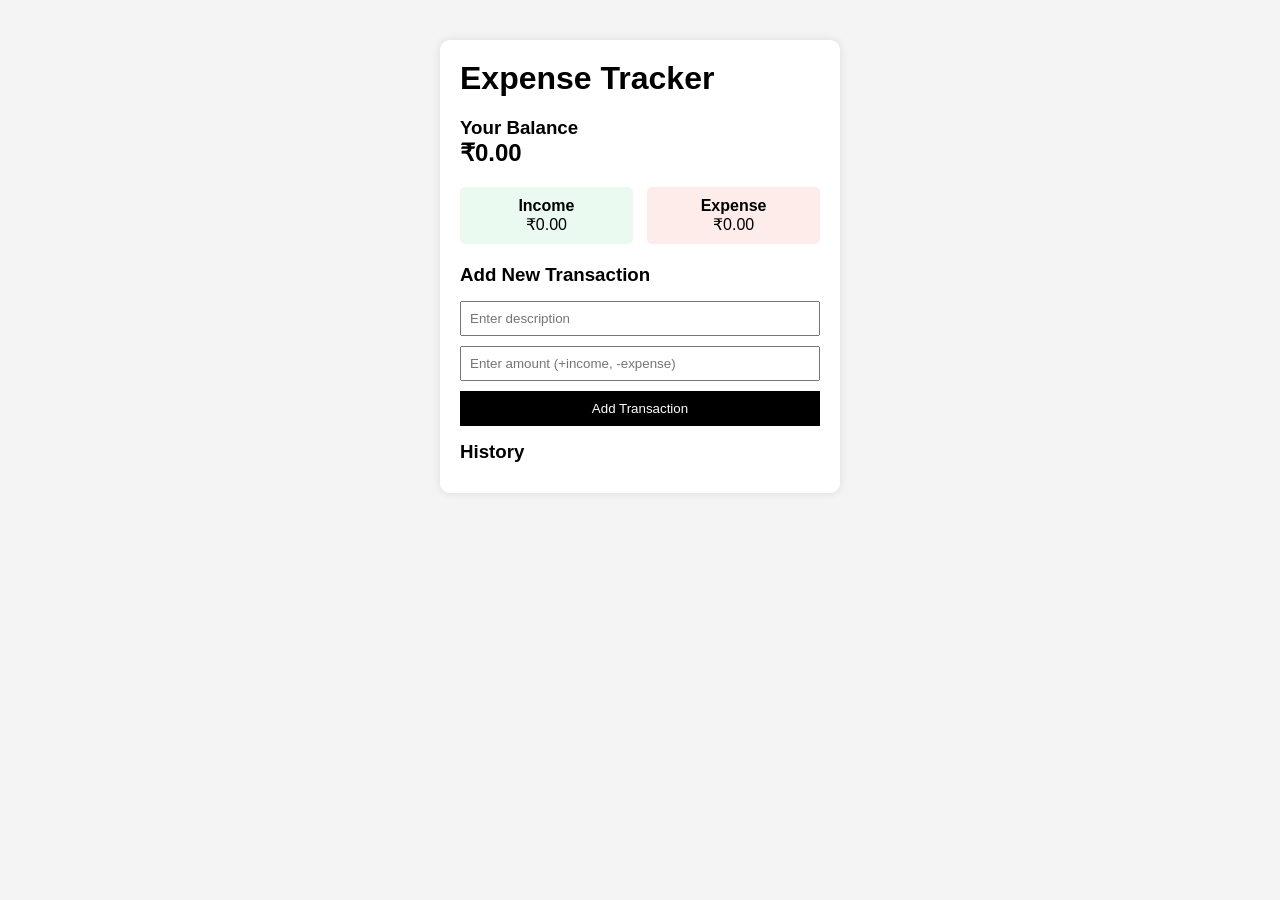
<file: Expense-Tracker/index.html>
<!DOCTYPE html>
<html>
<head>
  <title>Expense Tracker</title>
  <link rel="stylesheet" href="style.css">
</head>
<body>

  <div class="container">
    <h1>Expense Tracker</h1>

    <div class="balance-box">
      <h3>Your Balance</h3>
      <h2 id="balance">₹0.00</h2>
    </div>

    <div class="summary">
      <div class="income-box">
        <h4>Income</h4>
        <p id="income">₹0.00</p>
      </div>

      <div class="expense-box">
        <h4>Expense</h4>
        <p id="expense">₹0.00</p>
      </div>
    </div>

    <h3>Add New Transaction</h3>
    <form id="transaction-form">
      <input type="text" id="text" placeholder="Enter description">
      <input type="number" id="amount" placeholder="Enter amount (+income, -expense)">
      <button type="submit">Add Transaction</button>
    </form>

    <h3>History</h3>
    <ul id="transaction-list">
      <!-- Transactions will appear here -->
    </ul>

  </div>
<script src="script.js"></script>
</body>
</html>
</file>
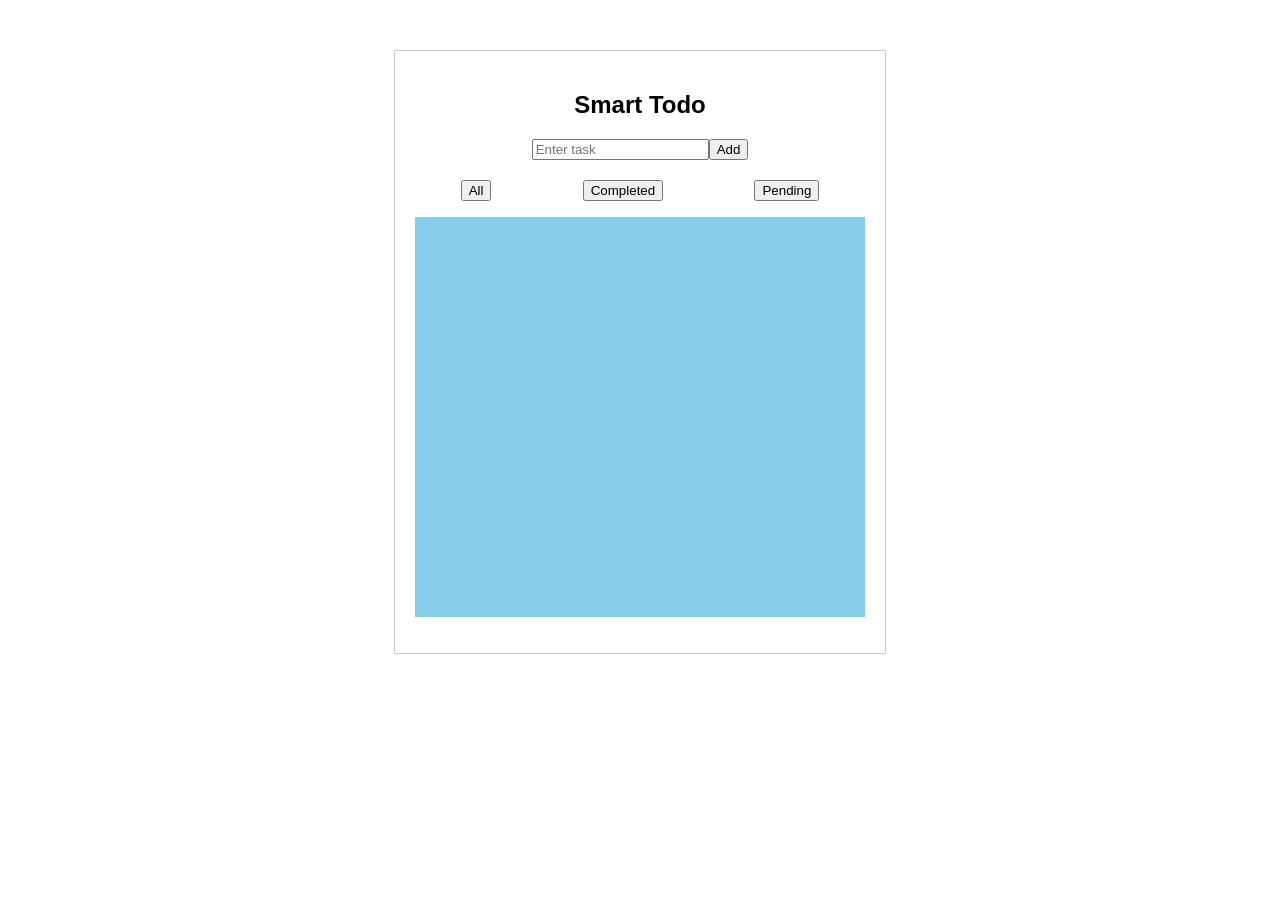
<file: Smart_To-Do/index.html>
<!DOCTYPE html>
<html lang="en">
<head>
    <meta charset="UTF-8">
    <meta name="viewport" content="width=device-width, initial-scale=1.0">
    <link rel="stylesheet" href="style.css">
    <title>Document</title>
</head>
<body>
    
    <div class="container">
        <h2>Smart Todo</h2>
      
        <form id="task-form">
          <input type="text" id="task-input" placeholder="Enter task">
          <button>Add</button>
        </form>
      
        <div class="filters">
          <button data-filter="all">All</button>
          <button data-filter="completed">Completed</button>
          <button data-filter="pending">Pending</button>
        </div>
      
        <ul id="task-list"></ul>
      </div>

<script src="script.js"></script>
</body>
</html>
</file>
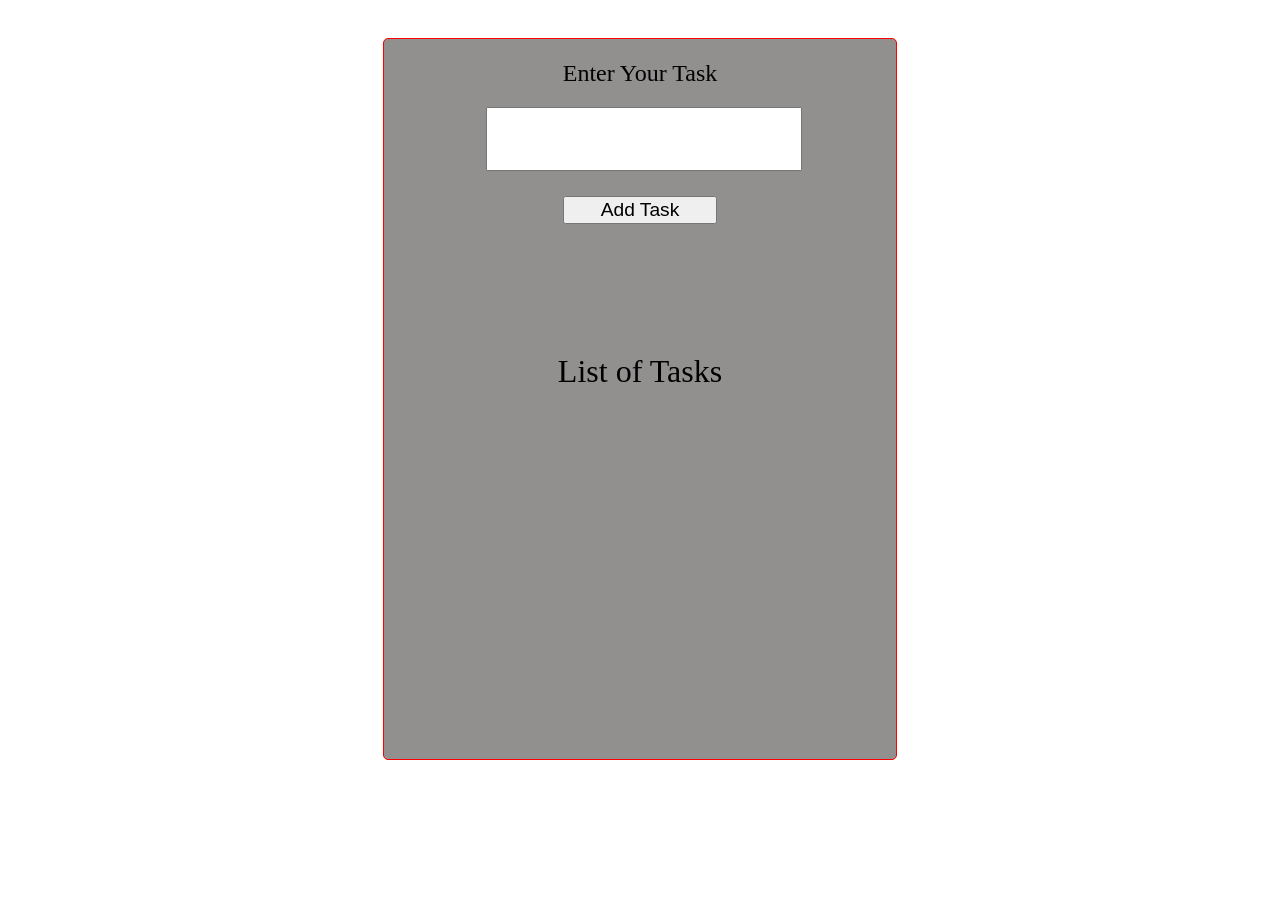
<file: To_Do_List/index.html>
<!DOCTYPE html>
<html lang="en">
<head>
    <meta charset="UTF-8">
    <meta name="viewport" content="width=device-width, initial-scale=1.0">
    <title>To-Do</title>
   <link rel="stylesheet" href="style.css">
</head>
<body>
    <div class="container">
        <div class="input-container">
            <label for="" id="label">Enter Your Task</label>
            <input type="text" id="input">
            <button id="button">Add Task</button>
        </div>

        <div class="display-container">
            <span id="list-label">List of Tasks</span>
            <ul id="list-items">
            
                
            </ul>
        </div>
    </div>
</body>
<script src="script.js"></script>
</html>
</file>
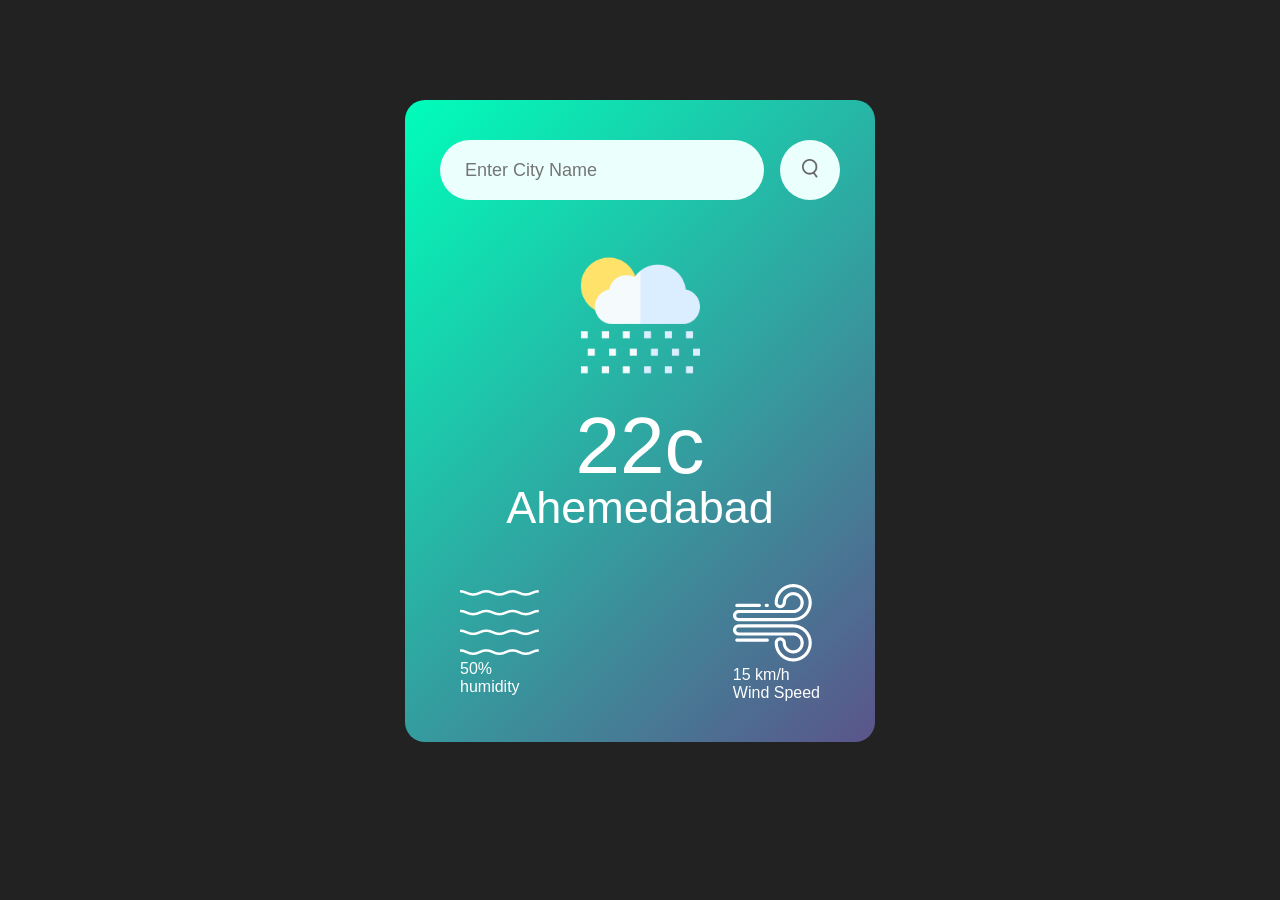
<file: Weather-app/index.html>
<!DOCTYPE html>
<html lang="en">
<head>
    <meta charset="UTF-8">
    <meta name="viewport" content="width=device-width, initial-scale=1.0">
    <link rel="stylesheet" href="style.css">
    <title>Weather App</title>
</head>
<body>
    
    <div class="card">
        <div class="search">
            <input type="text" placeholder="Enter City Name" spellcheck="false">
            <button><img src="images/search.png" alt=""></button>
        </div>

        <div class="weather">
            <img src="images/rain.png" alt="" class="weather-icon">
            <h1 class="temp"> 22c</h1>
            <h2 class="city">Ahemedabad</h2>

            <div class="details">

                <div class="col">
                    <img src="images/humidity.png" alt="">
                    <div>
                        <p class="humidity">50%</p>
                        <p>humidity</p>
                    </div>
                </div>

                
                <div class="col">
                    <img src="images/wind.png" alt="">
                    <div>
                        <p class="wind">15 km/h</p>
                        <p>Wind Speed</p>
                    </div>
                </div>

            </div>
        </div>
    </div>

</body>
</html>
</file>
<file: Expense-Tracker/style.css>
* {
    margin: 0;
    padding: 0;
    box-sizing: border-box;
    font-family: Arial, sans-serif;
  }
  
  body {
    background: #f4f4f4;
    display: flex;
    justify-content: center;
    padding: 40px;
  }
  
  .container {
    background: white;
    width: 400px;
    padding: 20px;
    border-radius: 10px;
    box-shadow: 0 0 10px rgba(0,0,0,0.1);
  }
  
  .balance-box {
    margin: 20px 0;
  }
  
  .summary {
    display: flex;
    justify-content: space-between;
    margin: 20px 0;
  }
  
  .income-box {
    background: #eafaf1;
    padding: 10px;
    border-radius: 5px;
    width: 48%;
    text-align: center;
  }
  
  .expense-box {
    background: #fdecea;
    padding: 10px;
    border-radius: 5px;
    width: 48%;
    text-align: center;
  }
  
  form {
    display: flex;
    flex-direction: column;
    gap: 10px;
    margin: 15px 0;
  }
  
  input {
    padding: 8px;
  }
  
  button {
    padding: 10px;
    background: black;
    color: white;
    border: none;
    cursor: pointer;
  }
  
  ul {
    list-style: none;
    margin-top: 10px;
  }
  
  li {
    display: flex;
    justify-content: space-between;
    padding: 8px;
    background: #f9f9f9;
    margin-bottom: 5px;
    /* border-left: 5px solid green; */
  }
</file>
<file: Smart_To-Do/style.css>
body {
    font-family: sans-serif;
    display: flex;
    justify-content: center;
    margin-top: 50px;
  }
  
  .container {
    width: 450px;
    border: 1px solid #ccc;
    padding: 20px;
  }
  
  h2 {
    display: flex;
    justify-content: center;
  }

  form{
    display: flex;
    justify-content: center;
  }

 

  .filters{
    display: flex;
    justify-content: space-around;
    margin-top: 20px;

  }


  li {
    display: flex;
    justify-content: space-between;
    margin: 10px 0;
    
  }
  
  .completed {
    text-decoration: line-through;
    color: gray;
  }
  
  button {
    cursor: pointer;
  }

  #task-list{
    min-width: 300px;
    min-height: 400px;
    background-color: skyblue;
  }
</file>
<file: To_Do_List/style.css>
body{
    padding: 0;
    margin: 0;
    display: flex;
    align-items: center;
    justify-content: center;

}

.container{
    height: 80vh;
    border: 1px solid red;
    border-radius: 5px;
    background-color: #928f8f;
    /* color: #fff; */
    margin: 3%;
    width: 40%;
    align-items: center;
    /* margin-left: 30%; */
}

.input-container{
    height: 40%;
    /* background-color: skyblue; */
    display: flex;
    flex-direction: column;
    /* margin: 2%; */
}

#label{
    font-size: 1.5rem;
    text-align: center;
    /* align-items: center; */
    margin-top: 3%;
    padding: 5px;
}

#input{
    height: 20%;
    width: 60%;
    margin-left: 20%;
    margin-top:3% ;
}

#button{
    width: 30%;
    margin-top: 5%;
    margin-left: 35%;
    font-size: 1.2rem;

}

#button:hover{
    font-weight: 700;
}

.display-container{
    height: 60%;
    /* background-color: antiquewhite; */
    display: flex;
    justify-content: left;
    flex-direction: column;
   
    
    
}

#list-label{
    font-size: 2rem;
    text-align: center;
    align-items: center;
    /* background-color: red; */
    margin-top: 5%;
    
}

#list-items{
    margin-top: 3%;
    font-size:20px ;
    /* background-color: blue; */
}
</file>
<file: Weather-app/style.css>
*{
    margin: 0;
    padding: 0;
    font-family:'Poppins', sans-serif;
    box-sizing: border-box;
}

body{
    background: #222;
}

.card{
    width: 90%;
    max-width: 470px;
    background: linear-gradient(135deg , #00feba, #5b548a);
    color: #FFf;
    margin: 100px auto 0;
    border-radius: 20px;
    padding: 40px 35px;
    /* align-items: center; */

}

.search{
    width: 100%;
    display: flex;
    align-items: center;
    justify-content: space-between;
}

.search input{
    border: 0;
    outline: 0;
    background:#ebfffc;
    padding: 10px 25px;
    height: 60px;
    border-radius: 30px;
    flex: 1;
    margin-right: 16px;
    font-size: 18px;
}

.search button{
    border: 0;
    outline: 0;
    background:#ebfffc;
    border-radius: 50%;
    width: 60px;
    height: 60px;
    cursor: pointer;
}

.search button img{
    width: 16px;
}


.weather{

    display: flex;
    flex-direction: column;
    align-items: center;


}


.weather-icon{
    width: 170px;
    margin-top: 30px;
    /* background: #000; */
}

.weather h1{
    font-size: 80px;
    font-weight: 500;
    /* background: #000; */
    /* margin-left: 120px; */
}

.weather h2{
    font-size: 45px;
    font-weight: 400;
    margin-top: -10px;
    /* margin-left: 50px; */
    /* background: #000; */
}

.details{
    /* background: #000; */
    /* width: 100%; */
    align-self:stretch;
    display: flex;
    align-items: center;
    justify-content: space-between;
    padding: 0 20px;
    margin-top: 50px;
}
</file>
